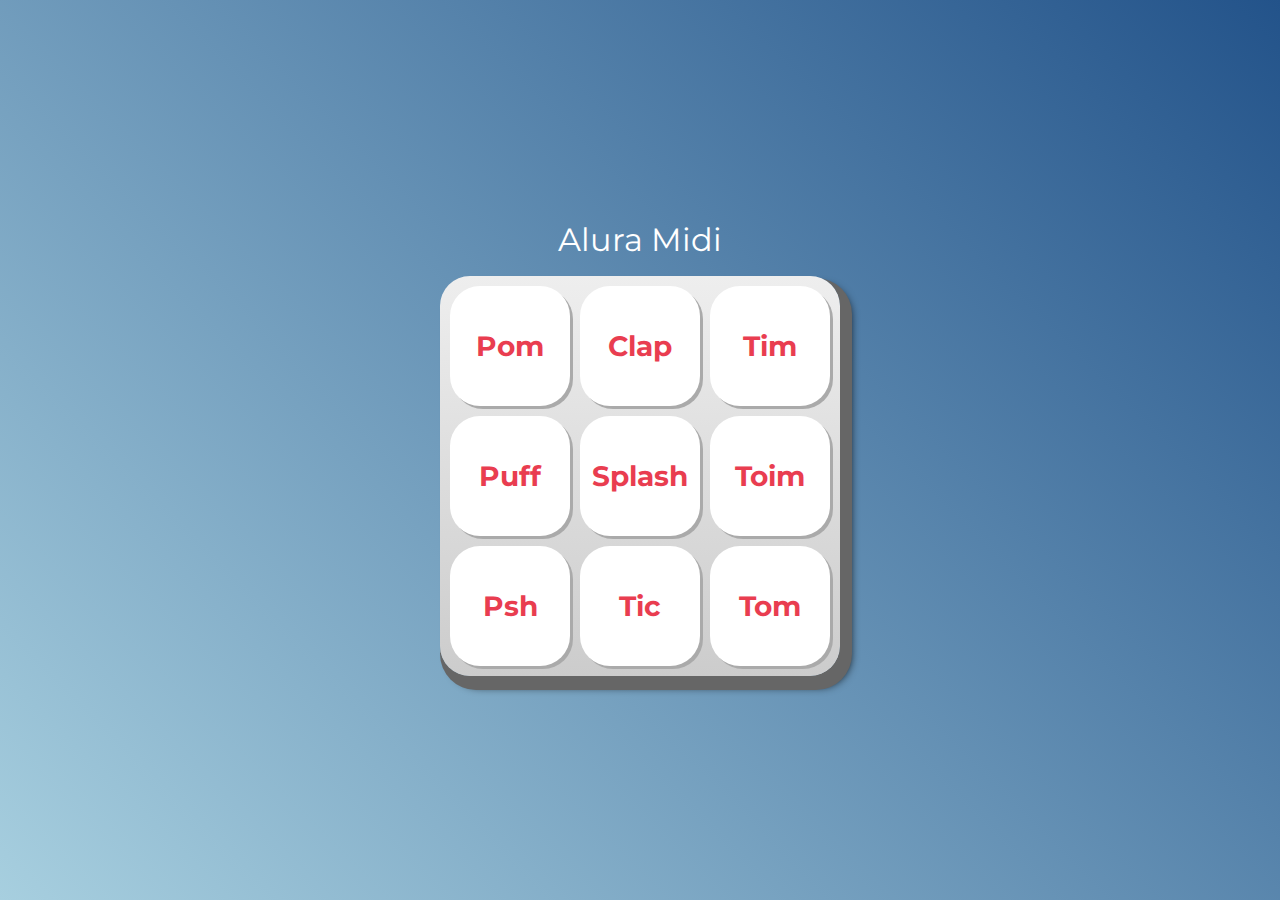
<file: Alura/Aluramidi-curso-arquivos-iniciais/index.html>
<!DOCTYPE html>
<html lang="pt-BR">
<head>
    <meta charset="UTF-8">
    <meta http-equiv="X-UA-Compatible" content="IE=edge">
    <meta name="viewport" content="width=device-width, initial-scale=1.0">

    <title>Alura MIDI</title>

    <link rel="preconnect" href="https://fonts.googleapis.com">
    <link rel="preconnect" href="https://fonts.gstatic.com" crossorigin>
    <link href="https://fonts.googleapis.com/css2?family=Montserrat:wght@500;600&display=swap" rel="stylesheet">

    <link rel="icon" type="image/png" href="images/bateria.png">
    <link rel="stylesheet" href="css/reset.css">
    <link rel="stylesheet" href="css/estilos.css">

</head>
<body>

    <h1>Alura Midi</h1>

    <section class="teclado">
        <button class="tecla tecla_pom">Pom</button>
        <button class="tecla tecla_clap">Clap</button>
        <button class="tecla tecla_tim">Tim</button>

        <button class="tecla tecla_puff">Puff</button>
        <button class="tecla tecla_splash">Splash</button>
        <button class="tecla tecla_toim">Toim</button>

        <button class="tecla tecla_psh">Psh</button>
        <button class="tecla tecla_tic">Tic</button>
        <button class="tecla tecla_tom">Tom</button>
    </section>

    <audio src="sounds/keyq.wav" id="som_tecla_pom"></audio>
    <audio src="sounds/keyw.wav" id="som_tecla_clap"></audio>
    <audio src="sounds/keye.wav" id="som_tecla_tim"></audio>
    <audio src="sounds/keya.wav" id="som_tecla_puff"></audio>
    <audio src="sounds/keys.wav" id="som_tecla_splash"></audio>
    <audio src="sounds/keyd.wav" id="som_tecla_toim"></audio>
    <audio src="sounds/keyz.wav" id="som_tecla_psh"></audio>
    <audio src="sounds/keyx.wav" id="som_tecla_tic"></audio>
    <audio src="sounds/keyc.wav" id="som_tecla_tom"></audio>

    <script src="main.js"></script>

</body>
</html>
</file>
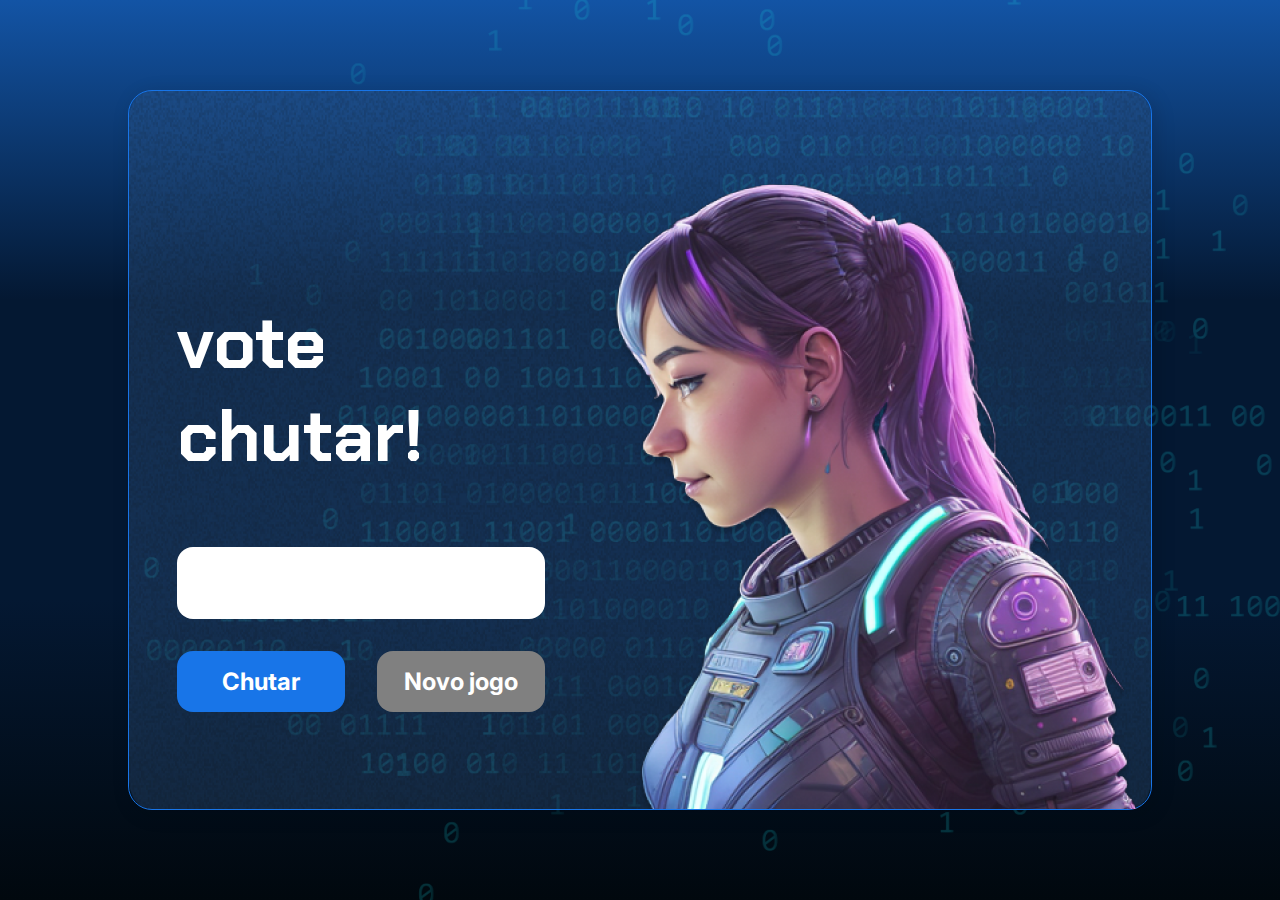
<file: Alura/js-curso-2-aula_-/index.html>
<!DOCTYPE html>
<html lang="pt-br">

<head>
    <meta charset="UTF-8">
    <meta name="viewport" content="width=device-width, initial-scale=1.0">
    <script src="https://code.responsivevoice.org/responsivevoice.js"></script>
    <link rel="preconnect" href="https://fonts.googleapis.com">
    <link rel="preconnect" href="https://fonts.gstatic.com" crossorigin>
    <link href="https://fonts.googleapis.com/css2?family=Chakra+Petch:wght@700&family=Inter:wght@400;700&display=swap"
        rel="stylesheet">
    <link rel="stylesheet" href="style.css">
    <title>JS Game</title>
</head>

<body>

    <div class="container">
        <div class="container__conteudo">
            <div class="container__informacoes">
                <div class="container__texto">
                    <h1></h1>
                    <p class="texto__paragrafo"></p>
                </div>
                <input type="number" min="1" max="10" class="container__input">
                <div class="chute container__botoes">
                    <button onclick="verificarChute()" class="container__botao">Chutar</button>
                    <button onclick="reiniciarJogo()" id="reiniciar" class="container__botao" disabled>Novo jogo</button>
                </div>
            </div>
            <img src="./img/ia.png" alt="Uma pessoa olhando para a esquerda" class="container__imagem-pessoa" />
        </div>
    </div>




    <script src="app.js" defer></script>
</body>

</html>
</file>
<file: Alura/Aluramidi-curso-arquivos-iniciais/css/estilos.css>
:root {
  --cinza: #aaa;
  --vermelha: #e93d50;
  --vermelha-escura: #af303f;
  --branca: #fff;
  --luz: rgb(229, 255, 0);
}

body {
  align-items: center;
  background: linear-gradient(45deg, #a7cfdf 0%,#23538a 100%);
  display: flex;
  justify-content: center;
  flex-direction: column;
  font-family: 'Montserrat', sans-serif;
  min-height: 100vh;
}

h1 {
  color: var(--branca);
  margin-bottom: 20px;
  font-size: 2rem;
}

.teclado {
  background: linear-gradient(to bottom, #eeeeee 0%,#cccccc 100%);
  box-shadow: 6px 8px 0 6px #666, 10px 10px 10px #000;
  border-radius: 30px;
  display: grid;
  gap: 10px;
  grid-template-columns: repeat(3, 1fr);
  padding: 10px;
}

.tecla {
  background-color: var(--branca);
  border-radius: 30px;
  box-shadow: 3px 3px 0 var(--cinza);
  color: var(--vermelha);
  cursor: pointer;
  height: 120px;
  font-size: 1.75em;
  font-weight: bold;
  line-height: 120px;
  text-align: center;
  width: 120px;
}

.tecla.ativa,
.tecla:active {
  background-color: var(--vermelha);
  border: 4px solid  var(--vermelha);
  box-shadow: 3px 3px 0 var(--vermelha-escura) inset;
  color: var(--branca);
  outline: none;
}

.tecla.focus,
.tecla:focus {
  outline: none;
  box-shadow: 1px 1px 10px var(--luz);
}

.tecla.active:focus,
.tecla:active:focus {
  box-shadow: 3px 3px 0 var(--vermelha-escura) inset, 1px 1px 10px var(--luz);
}
</file>
<file: Alura/js-curso-2-aula_-/style.css>
* {
    box-sizing: border-box;
    margin: 0;
    padding: 0;
    color: white;
}

body {
    background: linear-gradient(#1354A5 0%, #041832 33.33%, #041832 66.67%, #01080E 100%);
    height: 100vh;
    display: flex;
    align-items: center;
    justify-content: center;
}


body::before {
    background-image: url("img/code.png");
    background-repeat: no-repeat;
    background-position: right;
    content: "";
    display: block;
    position: absolute;
    width: 100%;
    height: 100%;
    opacity: 0.4;
}

.container {
    width: 80%;
    height: 80%;
    display: flex;
    align-items: center;
    justify-content: space-between;
    border-radius: 24px;
    border: 1px solid #1875E8;
    box-shadow: 4px 4px 20px 0px rgba(1, 8, 14, 0.15);
    background-image: url("img/Ruido.png");
    background-size: 100% 100%;
    position: relative;
}


.container__conteudo {
    display: flex;
    align-items: center;
    position: absolute;
    bottom: 0;
}

.container__informacoes {
    flex: 1;
    padding: 3rem;
}

.container__botao {
    border-radius: 16px;
    background: #1875E8;
    padding: 16px 24px;
    width: 100%;
    font-size: 24px;
    font-weight: 700;
    border: none;
    margin-top: 2rem;
}

.container__texto {
    margin: 16px 0 16px 0;
}

.container__texto-azul {
    color: #1875E8;
}

.container__input {
    width: 100%;
    height: 72px;
    border-radius: 16px;
    background-color: #FFF;
    border: none;
    color: #1875E8;
    padding: 2rem;
    font-size: 24px;
    font-weight: 700;
    font-family: 'Inter', sans-serif;
}

.container__botoes {
    display: flex;
    gap: 2em;
}

h1 {
    font-family: 'Chakra Petch', sans-serif;
    font-size: 72px;
    padding-bottom: 3rem;
}

p,
button {
    font-family: 'Inter', sans-serif;
}

.texto__paragrafo {
    font-size: 32px;
    font-weight: 400;
}

button:disabled {
    background-color: gray;
}

@media screen and (max-width: 1250px) {

    h1 {
        font-size: 50px;
    }

    .container__botao {
        font-size: 16px;
    }


    .texto__paragrafo {
        font-size: 24px;
    }

    .container__imagem-pessoa {
        display: none;
    }

    .container__conteudo {
        display: block;
        position: inherit;
    }

    .container__informacoes {
        padding: 1rem
    }
}
</file>
